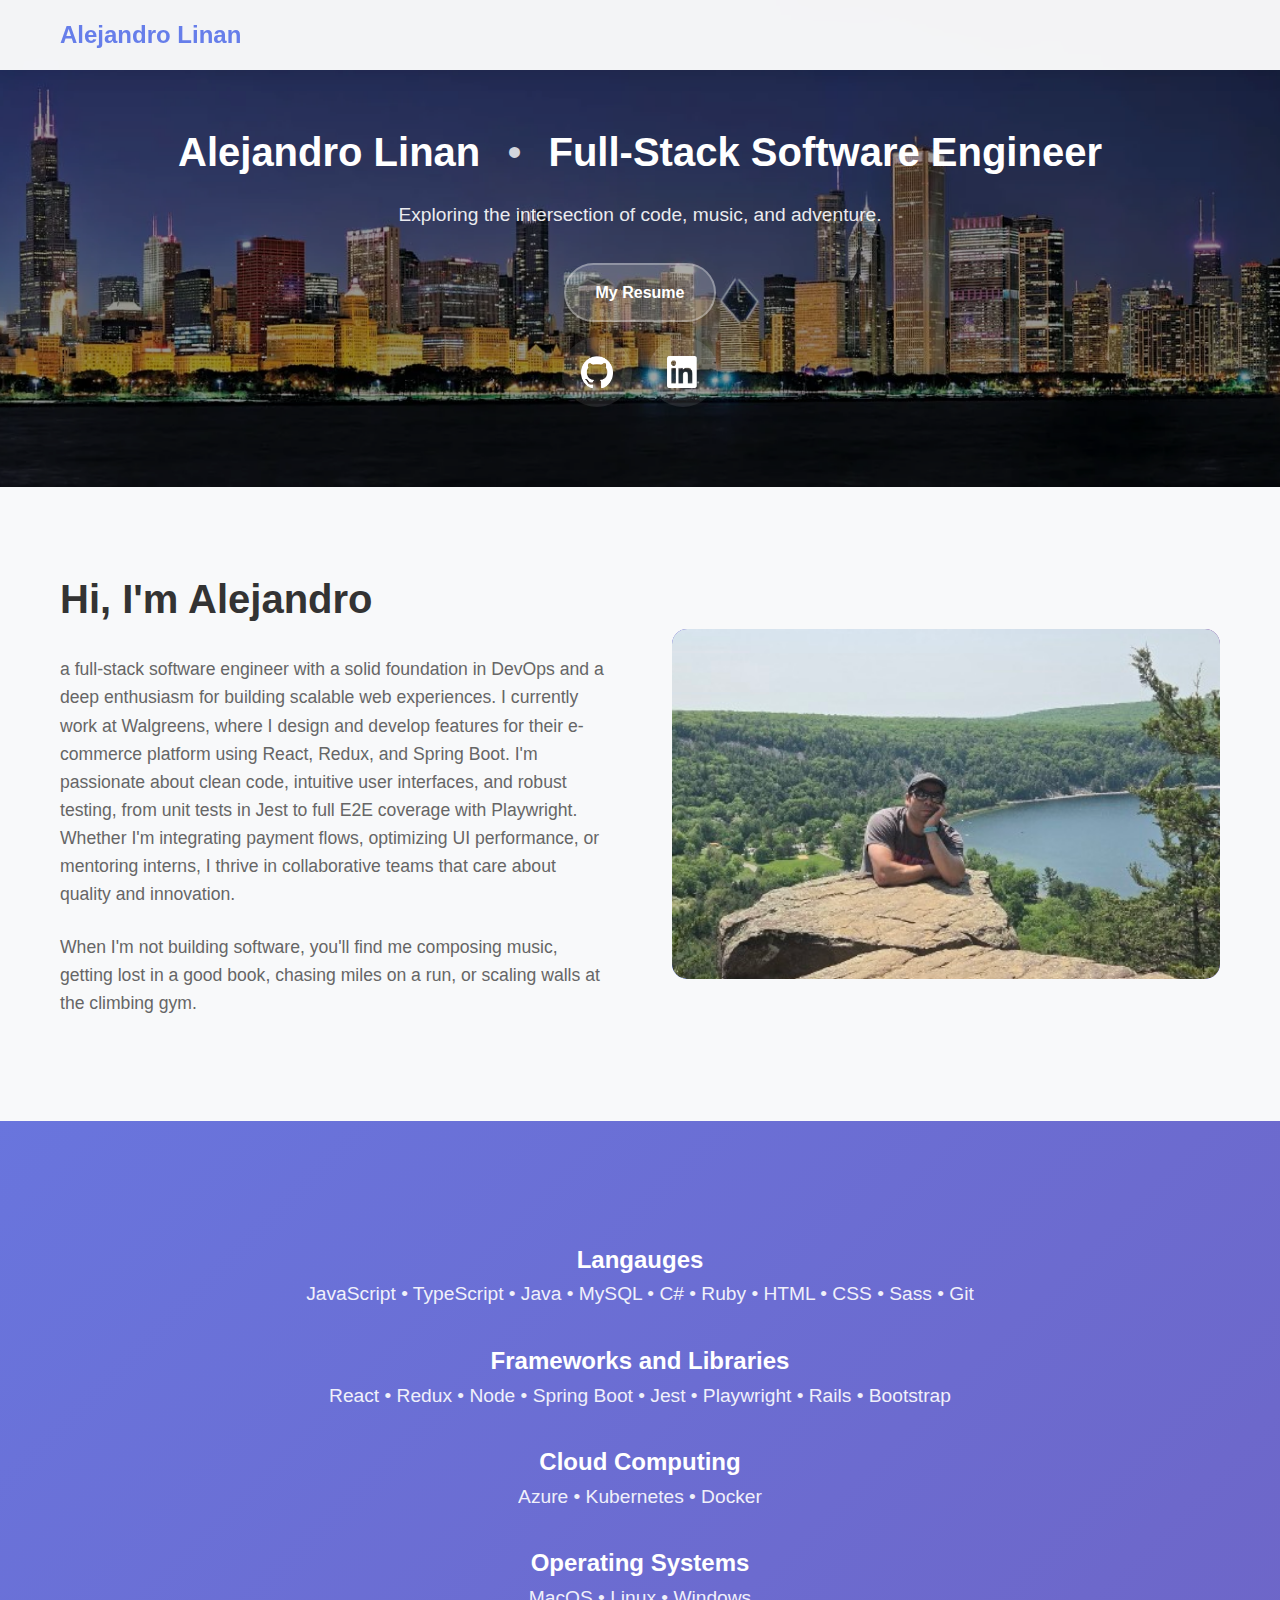
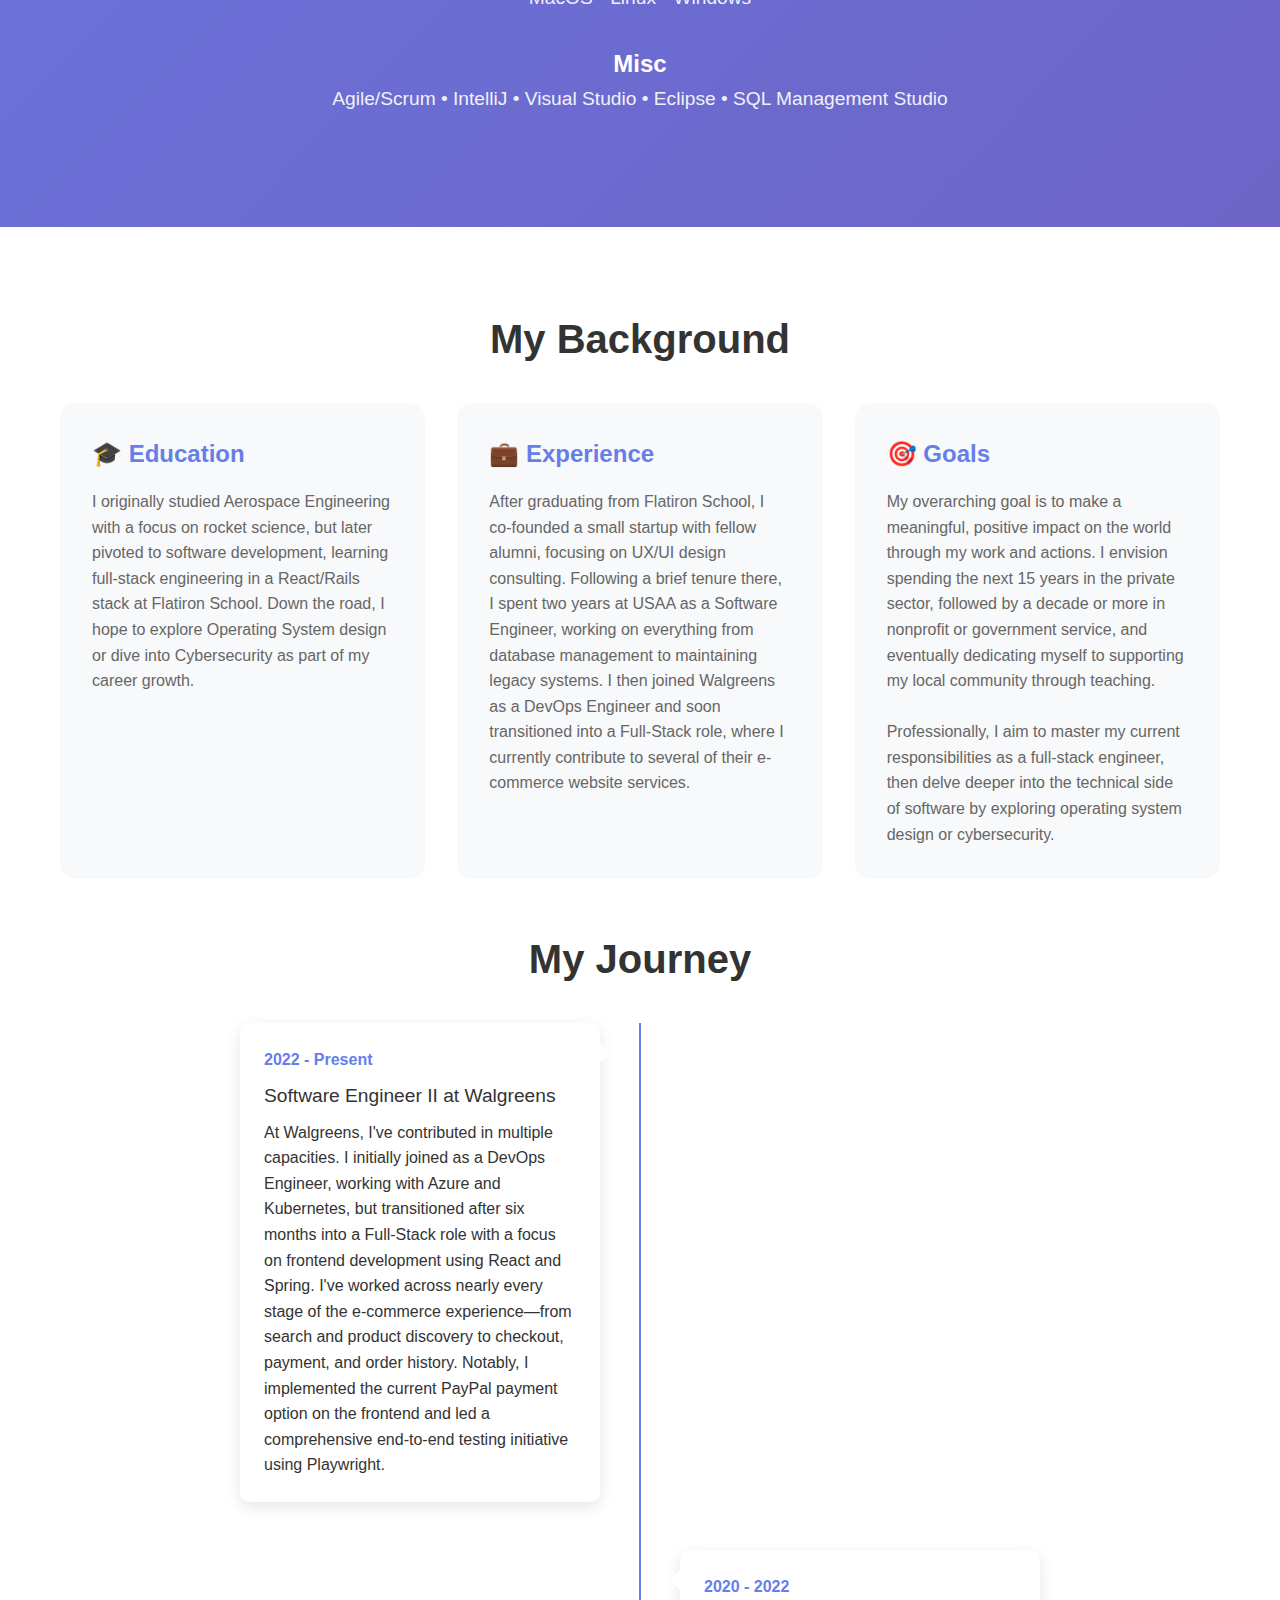
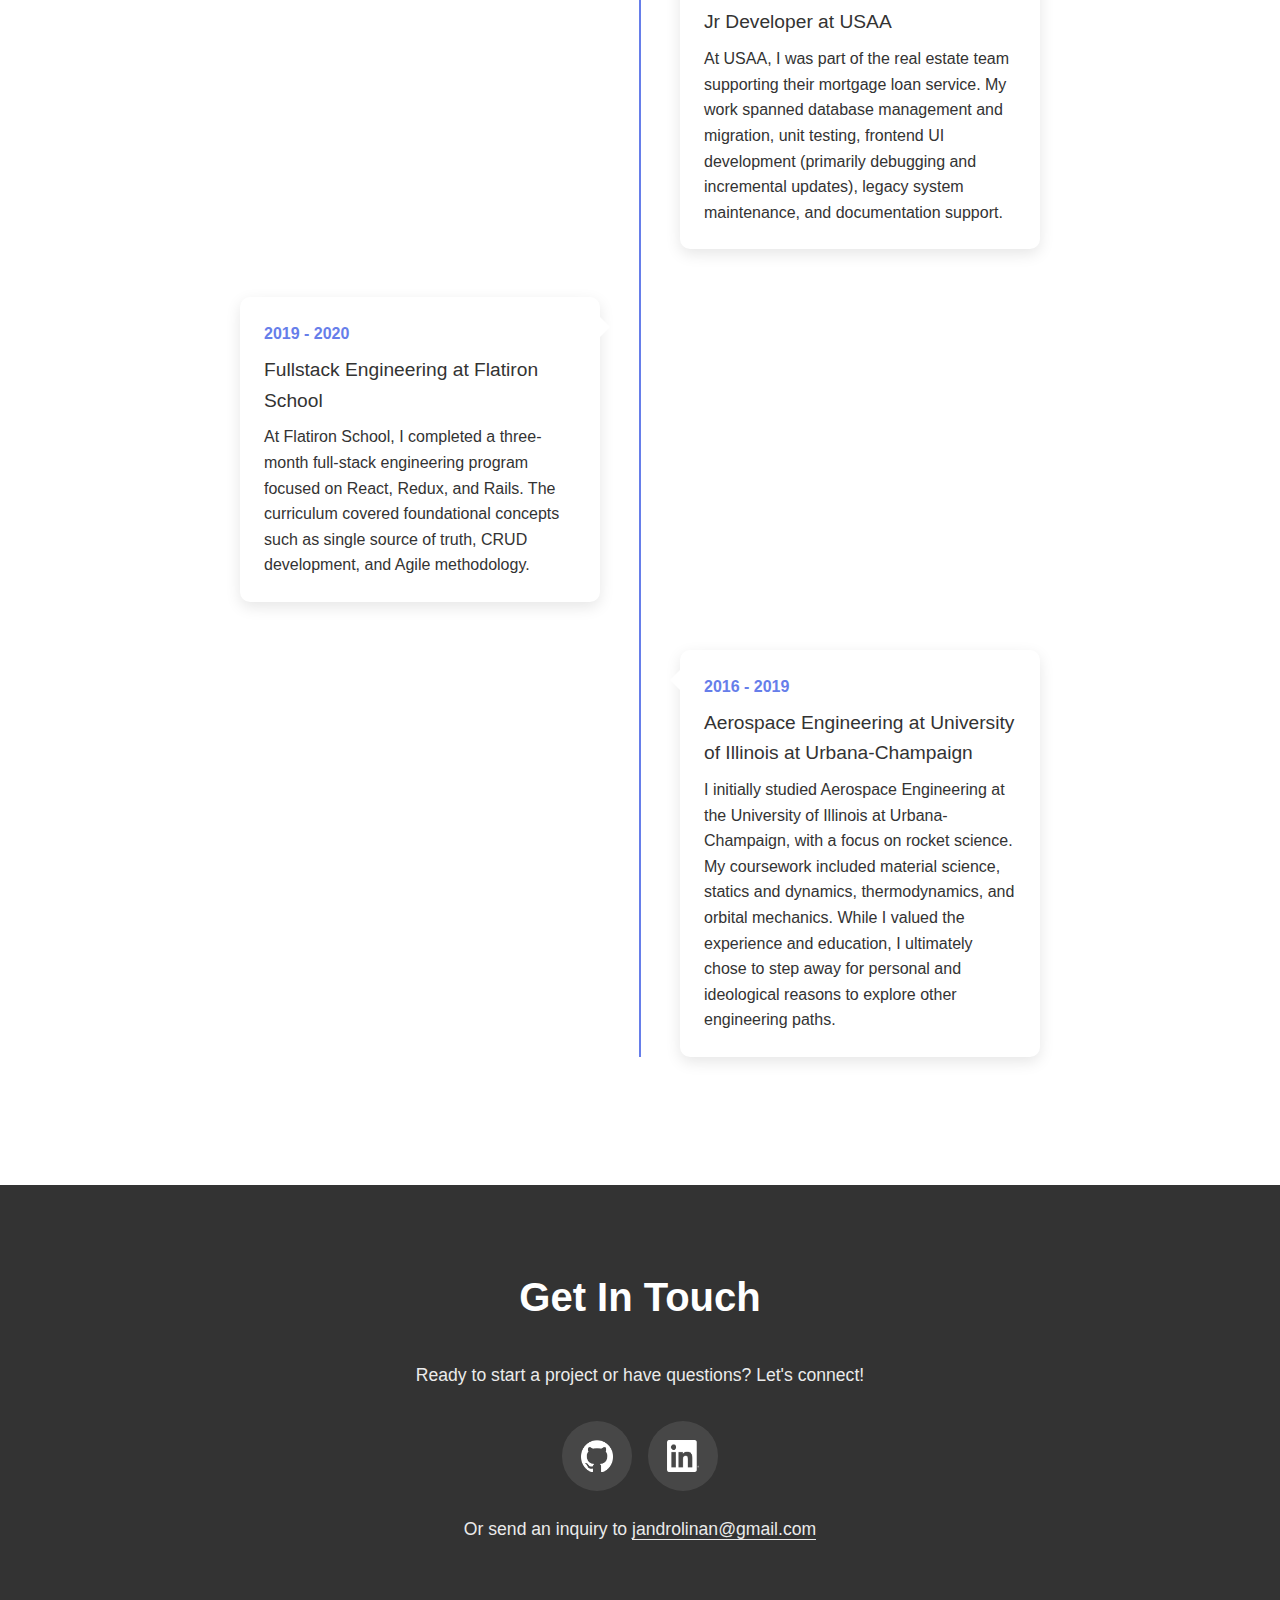
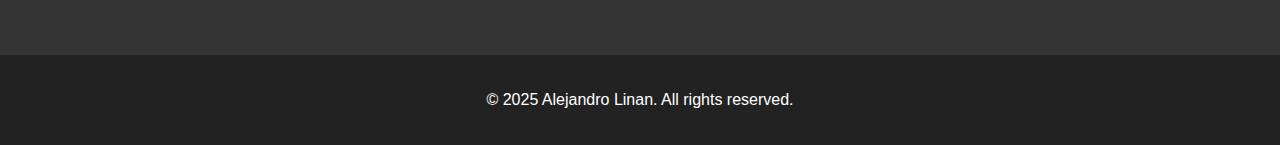
<file: index.html>
<!DOCTYPE html>
<html lang="en">
<head>
    <meta charset="UTF-8">
    <meta name="viewport" content="width=device-width, initial-scale=1.0">
    <title>My Website</title>
    <link rel="icon" href="./documents/dotted-eigth-rest.png" type="image/png">
    <link rel="stylesheet" href="./helper/global.css">
    <link rel="stylesheet" href="index.css">
</head>
<body>
    <header>
        <nav class="container">
            <div class="logo">Alejandro Linan</div>
            <ul class="nav-links">
                <!-- <li><a href="#home">Home</a></li>
                <li><a href="more-about-me/index.html">More About Me</a></li>
                <li><a href="contact/index.html">Contact</a></li> -->
            </ul>
        </nav>
    </header>

    <section id="home" class="hero">
        <div class="container">
            <h2>Alejandro Linan <span class="dot-separator">•</span> Full-Stack Software Engineer</h2>
            <p>Exploring the intersection of code, music, and adventure.</p>
            <a href="documents/Alejandro Linan - Software Engineer.pdf" target="_blank" download class="cta-button">My Resume</a>
            <div class="social-links">
                <a href="https://github.com/alinan-vn" title="GitHub" target="_blank">
                    <img src="documents/github-mark-white.png" alt="GitHub" style="width:32px;height:32px;vertical-align:middle;" />
                </a>
                <a href="https://www.linkedin.com/in/alejandro-linan/" title="LinkedIn" target="_blank">
                    <img src="documents/InBug-White.png" alt="LinkedIn" style="width:32px;height:32px;vertical-align:middle;" />
                </a>
            </div>
        </div>
    </section>

    <section id="about" class="about">
        <div class="container">
            <div class="about-content">
                <div class="about-text">
                    <h2>Hi, I'm Alejandro</h2>
                    <p>a full-stack software engineer with a solid foundation in DevOps and a deep enthusiasm for building scalable web experiences. I currently work at Walgreens, where I design and develop features for their e-commerce platform using React, Redux, and Spring Boot. I'm passionate about clean code, intuitive user interfaces, and robust testing, from unit tests in Jest to full E2E coverage with Playwright. Whether I'm integrating payment flows, optimizing UI performance, or mentoring interns, I thrive in collaborative teams that care about quality and innovation.</p>
                    <p>When I'm not building software, you'll find me composing music, getting lost in a good book, chasing miles on a run, or scaling walls at the climbing gym.</p>
                </div>
                <div class="about-image">
                     <img src="pictures/devils-lake-cliff-selfie.jpeg" alt="cliff selfie">
                </div>
            </div>
        </div>
    </section>

    <section class="about-hero">
        <div class="container">
            <h2>Langauges</h2>
            <p>JavaScript • TypeScript • Java • MySQL • C# • Ruby • HTML • CSS • Sass • Git</p>
            <h2>Frameworks and Libraries</h2>
            <p>React • Redux • Node • Spring Boot • Jest • Playwright • Rails • Bootstrap</p>
            <h2>Cloud Computing</h2>
            <p>Azure • Kubernetes • Docker</p>
            <h2>Operating Systems</h2>
            <p>MacOS • Linux • Windows</p>
            <h2>Misc</h2>
            <p>Agile/Scrum • IntelliJ • Visual Studio • Eclipse • SQL Management Studio</p>
        </div> 
    </section>

    <section class="content-section">
        <div class="container">
            <h2>My Background</h2>
            <div class="content-grid">
                <div class="content-card">
                    <h3>🎓 Education</h3>
                    <p>I originally studied Aerospace Engineering with a focus on rocket science, but later pivoted to software development, learning full-stack engineering in a React/Rails stack at Flatiron School. Down the road, I hope to explore Operating System design or dive into Cybersecurity as part of my career growth.</p>
                </div>
                <div class="content-card">
                    <h3>💼 Experience</h3>
                    <p>After graduating from Flatiron School, I co-founded a small startup with fellow alumni, focusing on UX/UI design consulting. Following a brief tenure there, I spent two years at USAA as a Software Engineer, working on everything from database management to maintaining legacy systems. I then joined Walgreens as a DevOps Engineer and soon transitioned into a Full-Stack role, where I currently contribute to several of their e-commerce website services.</p>
                </div>
                <div class="content-card">
                    <h3>🎯 Goals</h3>
                    <p>My overarching goal is to make a meaningful, positive impact on the world through my work and actions. I envision spending the next 15 years in the private sector, followed by a decade or more in nonprofit or government service, and eventually dedicating myself to supporting my local community through teaching.</p><br />
                    <p>Professionally, I aim to master my current responsibilities as a full-stack engineer, then delve deeper into the technical side of software by exploring operating system design or cybersecurity.</p>
                </div>
            </div>

            <h2>My Journey</h2>
            <div class="timeline">
                <div class="timeline-item">
                    <div class="timeline-content">
                        <div class="timeline-date">2022 - Present</div>
                        <div class="timeline-title">Software Engineer II at Walgreens</div>
                        <p>At Walgreens, I've contributed in multiple capacities. I initially joined as a DevOps Engineer, working with Azure and Kubernetes, but transitioned after six months into a Full-Stack role with a focus on frontend development using React and Spring. I've worked across nearly every stage of the e-commerce experience—from search and product discovery to checkout, payment, and order history. Notably, I implemented the current PayPal payment option on the frontend and led a comprehensive end-to-end testing initiative using Playwright.</p>
                    </div>
                </div>
                <div class="timeline-item">
                    <div class="timeline-content">
                        <div class="timeline-date">2020 - 2022</div>
                        <div class="timeline-title">Jr Developer at USAA</div>
                        <p>At USAA, I was part of the real estate team supporting their mortgage loan service. My work spanned database management and migration, unit testing, frontend UI development (primarily debugging and incremental updates), legacy system maintenance, and documentation support.</p>
                    </div>
                </div>
                <div class="timeline-item">
                    <div class="timeline-content">
                        <div class="timeline-date">2019 - 2020</div>
                        <div class="timeline-title">Fullstack Engineering at Flatiron School</div>
                        <p>At Flatiron School, I completed a three-month full-stack engineering program focused on React, Redux, and Rails. The curriculum covered foundational concepts such as single source of truth, CRUD development, and Agile methodology.</p>
                    </div>
                </div>
                <div class="timeline-item">
                    <div class="timeline-content">
                        <div class="timeline-date">2016 - 2019</div>
                        <div class="timeline-title">Aerospace Engineering at University of Illinois at Urbana-Champaign</div>
                        <p>I initially studied Aerospace Engineering at the University of Illinois at Urbana-Champaign, with a focus on rocket science. My coursework included material science, statics and dynamics, thermodynamics, and orbital mechanics. While I valued the experience and education, I ultimately chose to step away for personal and ideological reasons to explore other engineering paths.</p>
                    </div>
                </div>
            </div>
        </div>
    </section>

    <section id="contact" class="contact">
        <div class="container">
            <h2>Get In Touch</h2>
            <p>Ready to start a project or have questions? Let's connect!</p>
            <div class="social-links">
                <a href="https://github.com/alinan-vn" title="GitHub" target="_blank">
                    <img src="documents/github-mark-white.png" alt="GitHub" style="width:32px;height:32px;vertical-align:middle;" />
                </a>
                <a href="https://www.linkedin.com/in/alejandro-linan/" title="LinkedIn" target="_blank">
                    <img src="documents/InBug-White.png" alt="LinkedIn" style="width:32px;height:32px;vertical-align:middle;" />
                </a>
            </div>
            <div class="email">
                <p>Or send an inquiry to <a href="mailto:jandrolinan@gmail.com">jandrolinan@gmail.com</a></p>
            </div>
        </div>
    </section>

    <footer>
        <div class="container">
            <p>&copy; 2025 Alejandro Linan. All rights reserved.</p>
        </div>
    </footer>

    <script>
        // Smooth scrolling for navigation links
        document.querySelectorAll('a[href^="#"]').forEach(anchor => {
            anchor.addEventListener('click', function (e) {
                e.preventDefault();
                const target = document.querySelector(this.getAttribute('href'));
                if (target) {
                    target.scrollIntoView({
                        behavior: 'smooth',
                        block: 'start'
                    });
                }
            });
        });

        // Add scroll effect to header
        window.addEventListener('scroll', function() {
            const header = document.querySelector('header');
            if (window.scrollY > 100) {
                header.style.background = 'rgba(255, 255, 255, 0.98)';
            } else {
                header.style.background = 'rgba(255, 255, 255, 0.95)';
            }
        });


    </script>
</body>
</html>
</file>
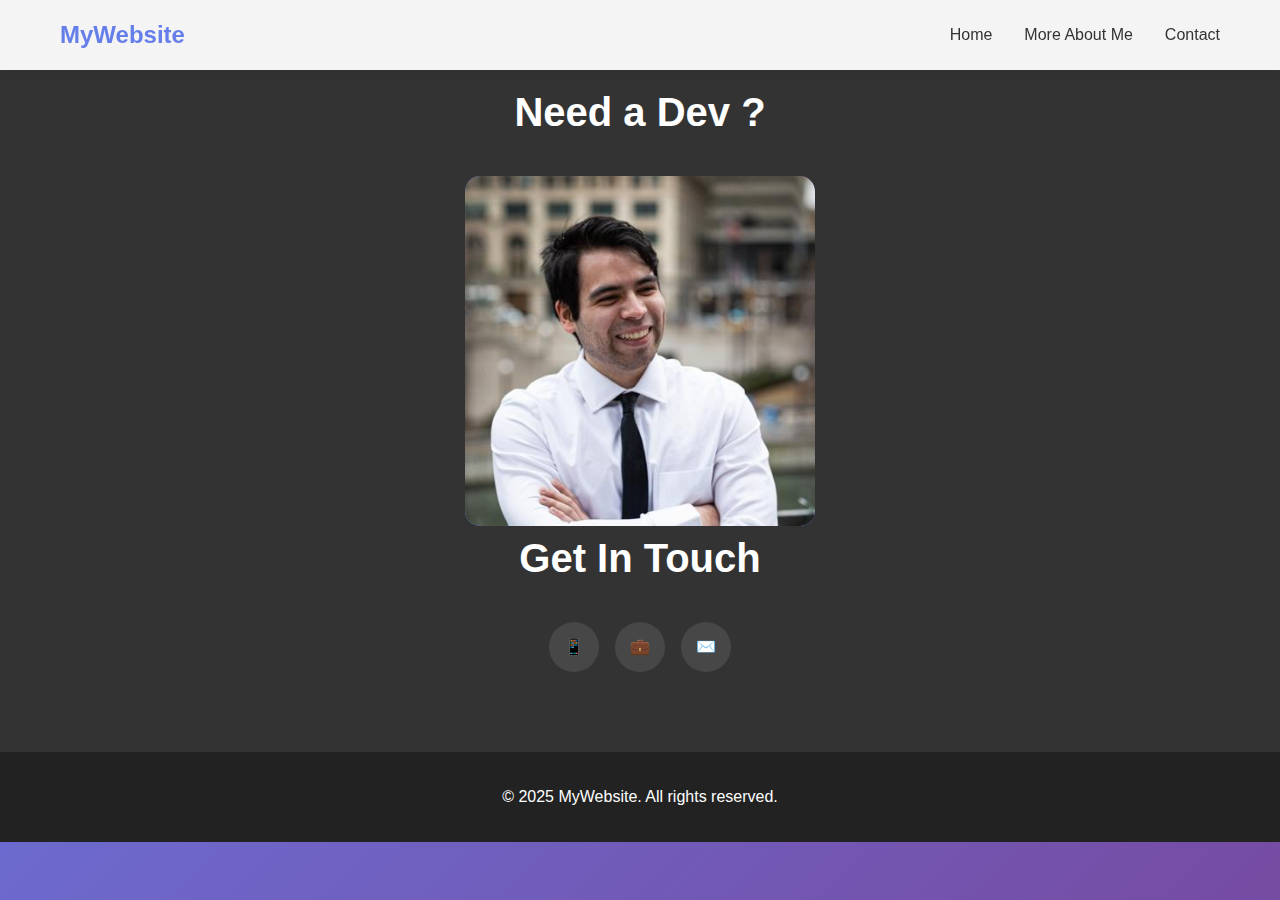
<file: contact/index.html>
<!DOCTYPE html>
<html lang="en">
<head>
    <meta charset="UTF-8">
    <meta name="viewport" content="width=device-width, initial-scale=1.0">
    <title>More About Me - My Website</title>
    <link rel="stylesheet" href="../helper/global.css">
    <link rel="stylesheet" href="./index.css">
</head>
<body>
    <header>
        <nav class="container">
            <div class="logo">MyWebsite</div>
            <ul class="nav-links">
                <li><a href="../index.html">Home</a></li>
                <li><a href="../more-about-me/index.html">More About Me</a></li>
                <li><a href="#contact">Contact</a></li>
            </ul>
        </nav>
    </header>

    <section id="contact" class="contact">
        <div class="container">
            <h2>Need a Dev ?</h2>
            <div class="about-image">
                <img src="../pictures/selfie-2020.jpg" alt="Smiling by the Chicago River">
           </div>
            <h2>Get In Touch</h2>
            <div class="social-links">
                <a href="#" title="GitHub">📱</a>
                <a href="#" title="LinkedIn">💼</a>
                <a href="#" title="Email">✉️</a>
            </div>
        </div>
    </section>

    <footer>
        <div class="container">
            <p>&copy; 2025 MyWebsite. All rights reserved.</p>
        </div>
    </footer>

    <script>
        // Add scroll effect to header
        window.addEventListener('scroll', function() {
            const header = document.querySelector('header');
            if (window.scrollY > 100) {
                header.style.background = 'rgba(255, 255, 255, 0.98)';
            } else {
                header.style.background = 'rgba(255, 255, 255, 0.95)';
            }
        });
    </script>
</body>
</html>
</file>
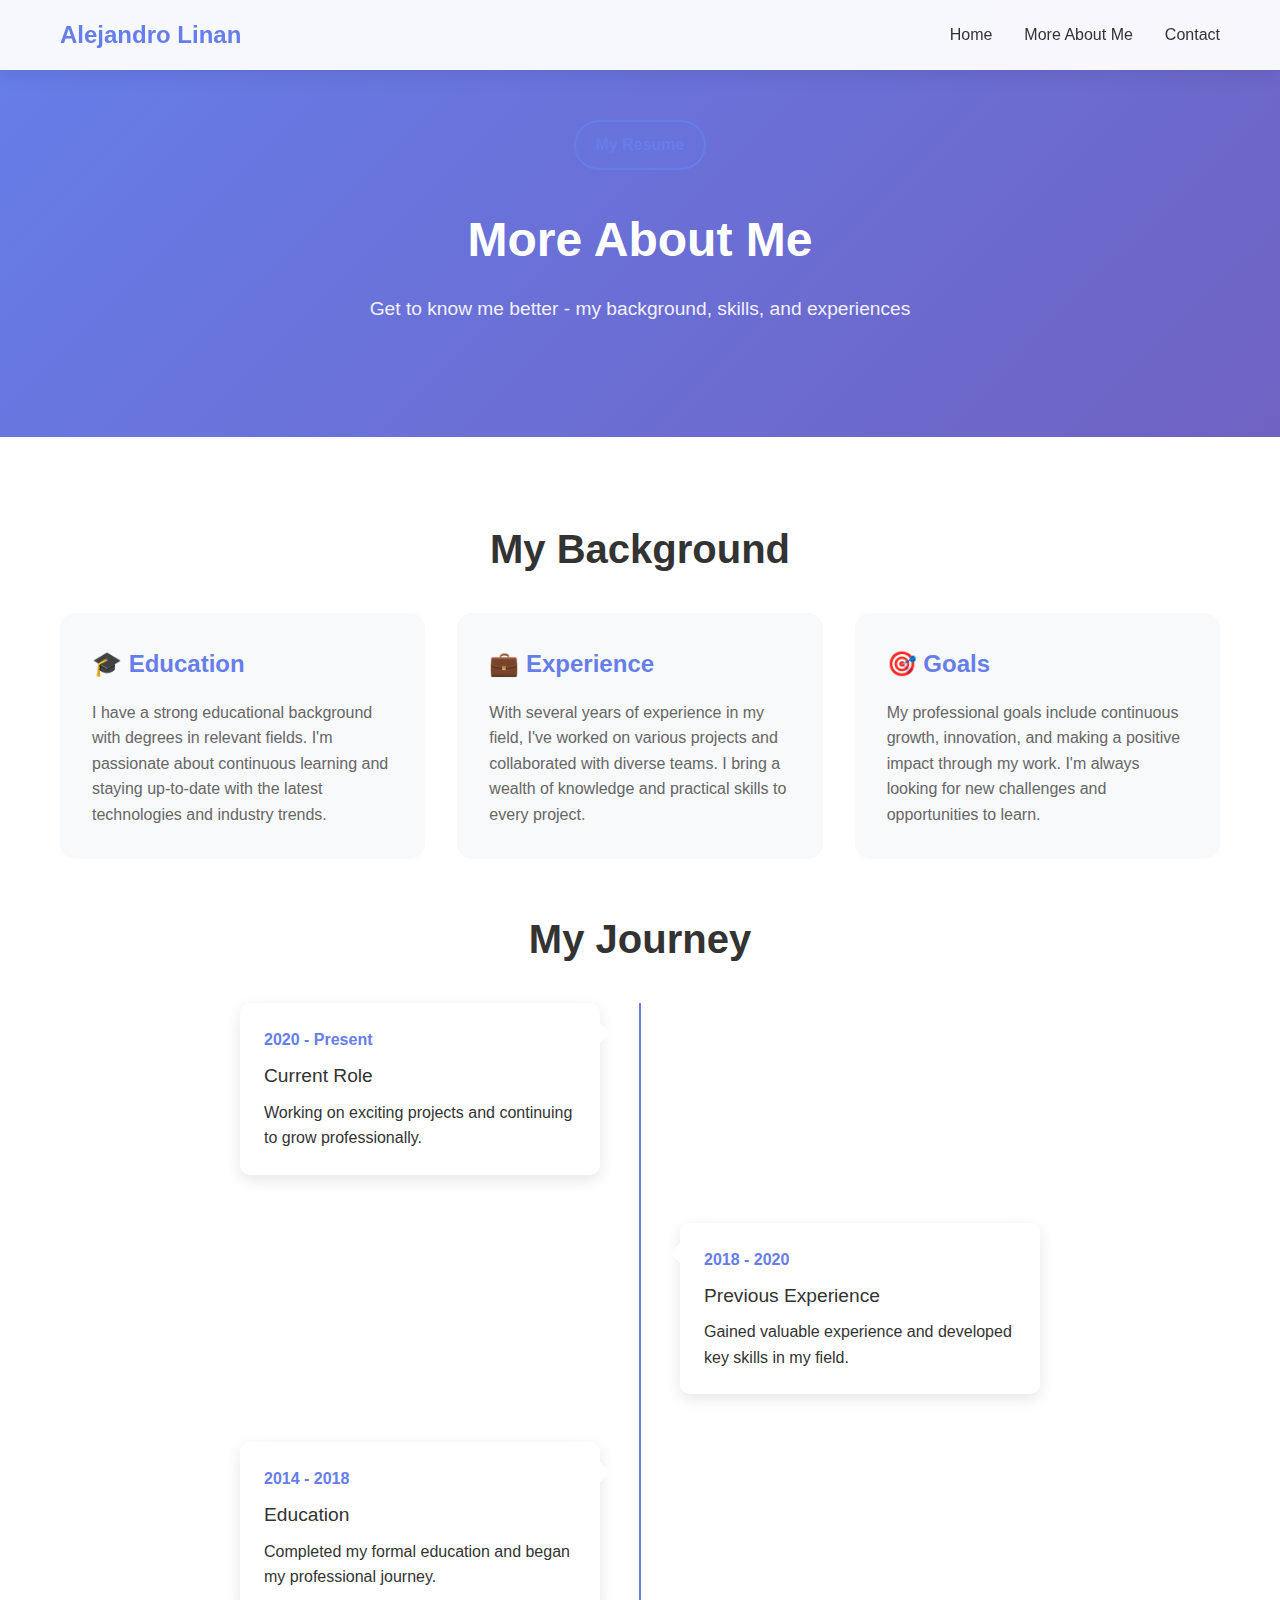
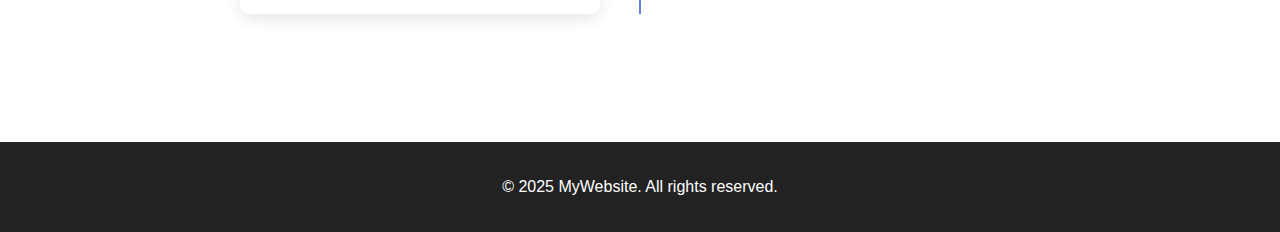
<file: more-about-me/index.html>
<!DOCTYPE html>
<html lang="en">
<head>
    <meta charset="UTF-8">
    <meta name="viewport" content="width=device-width, initial-scale=1.0">
    <title>More About Me</title>
    <link rel="stylesheet" href="../helper/global.css">
    <link rel="stylesheet" href="./index.css">
</head>
<body>
    <header>
        <nav class="container">
            <div class="logo">Alejandro Linan</div>
            <ul class="nav-links">
                <li><a href="../index.html">Home</a></li>
                <li><a href="#more-about-me">More About Me</a></li>
                <li><a href="../contact/index.html">Contact</a></li>
            </ul>
        </nav>
    </header>

    <section class="about-hero">
        <div class="container">
            <a href="../index.html" class="back-button">My Resume</a>
            <h1>More About Me</h1>
            <p>Get to know me better - my background, skills, and experiences</p>
        </div>
    </section>

    <section class="content-section">
        <div class="container">
            <h2>My Background</h2>
            <div class="content-grid">
                <div class="content-card">
                    <h3>🎓 Education</h3>
                    <p>I have a strong educational background with degrees in relevant fields. I'm passionate about continuous learning and staying up-to-date with the latest technologies and industry trends.</p>
                </div>
                <div class="content-card">
                    <h3>💼 Experience</h3>
                    <p>With several years of experience in my field, I've worked on various projects and collaborated with diverse teams. I bring a wealth of knowledge and practical skills to every project.</p>
                </div>
                <div class="content-card">
                    <h3>🎯 Goals</h3>
                    <p>My professional goals include continuous growth, innovation, and making a positive impact through my work. I'm always looking for new challenges and opportunities to learn.</p>
                </div>
            </div>

            <h2>My Journey</h2>
            <div class="timeline">
                <div class="timeline-item">
                    <div class="timeline-content">
                        <div class="timeline-date">2020 - Present</div>
                        <div class="timeline-title">Current Role</div>
                        <p>Working on exciting projects and continuing to grow professionally.</p>
                    </div>
                </div>
                <div class="timeline-item">
                    <div class="timeline-content">
                        <div class="timeline-date">2018 - 2020</div>
                        <div class="timeline-title">Previous Experience</div>
                        <p>Gained valuable experience and developed key skills in my field.</p>
                    </div>
                </div>
                <div class="timeline-item">
                    <div class="timeline-content">
                        <div class="timeline-date">2014 - 2018</div>
                        <div class="timeline-title">Education</div>
                        <p>Completed my formal education and began my professional journey.</p>
                    </div>
                </div>
            </div>
        </div>
    </section>

    <footer>
        <div class="container">
            <p>&copy; 2025 MyWebsite. All rights reserved.</p>
        </div>
    </footer>

    <script>
        // Add scroll effect to header
        window.addEventListener('scroll', function() {
            const header = document.querySelector('header');
            if (window.scrollY > 100) {
                header.style.background = 'rgba(255, 255, 255, 0.98)';
            } else {
                header.style.background = 'rgba(255, 255, 255, 0.95)';
            }
        });
    </script>
</body>
</html>
</file>
<file: helper/global.css>
* {
    margin: 0;
    padding: 0;
    box-sizing: border-box;
}

body {
    font-family: 'Segoe UI', Tahoma, Geneva, Verdana, sans-serif;
    line-height: 1.6;
    color: #333;
    background: linear-gradient(135deg, #667eea 0%, #764ba2 100%);
    min-height: 100vh;
}

.container {
    max-width: 1200px;
    margin: 0 auto;
    padding: 0 20px;
}

header {
    background: rgba(255, 255, 255, 0.95);  
    backdrop-filter: blur(10px);
    padding: 1rem 0;
    position: fixed;
    width: 100%;
    top: 0;
    z-index: 1000;
    box-shadow: 0 2px 20px rgba(0, 0, 0, 0.1);
}

nav {
    display: flex;
    justify-content: space-between;
    align-items: center;
}

footer {
    background: #222;
    color: white;
    text-align: center;
    padding: 2rem 0;
}

.logo {
    font-size: 1.5rem;
    font-weight: bold;
    color: #667eea;
}

.nav-links {
    display: flex;
    list-style: none;
    gap: 2rem;
}

.nav-links a {
    text-decoration: none;
    color: #333;
    font-weight: 500;
    transition: color 0.3s ease;
}

.nav-links a:hover {
    color: #667eea;
}

@media (max-width: 768px) {
    .nav-links {
        display: none;
    }
}
</file>
<file: index.css>
.hero {
    padding: 120px 0 80px;
    text-align: center;
    color: white;
    background-image: url('pictures/chicago-skyline.webp');
    background-size: cover;
    background-position: center;
    background-repeat: no-repeat;
    position: relative;
}

.hero::before {
    content: '';
    position: absolute;
    top: 0;
    left: 0;
    right: 0;
    bottom: 0;
    background: rgba(0, 0, 0, 0.4);
    z-index: 1;
}

.hero .container {
    position: relative;
    z-index: 2;
}

.hero h1 {
    font-size: 3.5rem;
    margin-bottom: 1rem;
    animation: fadeInUp 1s ease;
}

.hero h2 {
    font-size: 2.5rem;
    margin-bottom: 1rem;
    animation: fadeInUp 1s ease;
}

.dot-separator {
    margin: 0 1rem;
    opacity: 0.8;
    font-weight: 300;
}

.hero p {
    font-size: 1.2rem;
    margin-bottom: 2rem;
    opacity: 0.9;
    animation: fadeInUp 1s ease 0.2s both;
}

.cta-button {
    display: inline-block;
    padding: 15px 30px;
    margin-bottom: 15px;
    background: rgba(255, 255, 255, 0.2);
    color: white;
    text-decoration: none;
    border-radius: 50px;
    font-weight: 600;
    transition: all 0.3s ease;
    border: 2px solid rgba(255, 255, 255, 0.3);
    animation: fadeInUp 1s ease 0.4s both;
}

.cta-button:hover {
    background: rgba(255, 255, 255, 0.3);
    transform: translateY(-2px);
    box-shadow: 0 10px 30px rgba(0, 0, 0, 0.2);
}

.features {
    padding: 80px 0;
    background: white;
}

.features h2 {
    text-align: center;
    font-size: 2.5rem;
    margin-bottom: 3rem;
    color: #333;
}

.features-grid {
    display: grid;
    grid-template-columns: repeat(auto-fit, minmax(300px, 1fr));
    gap: 2rem;
}

.feature-card {
    background: #f8f9fa;
    padding: 2rem;
    border-radius: 15px;
    text-align: center;
    transition: transform 0.3s ease, box-shadow 0.3s ease;
}

.feature-card:hover {
    transform: translateY(-5px);
    box-shadow: 0 20px 40px rgba(0, 0, 0, 0.1);
}

.feature-icon {
    font-size: 3rem;
    margin-bottom: 1rem;
    color: #667eea;
}

.feature-card h3 {
    font-size: 1.5rem;
    margin-bottom: 1rem;
    color: #333;
}

.feature-card p {
    color: #666;
    line-height: 1.6;
}

.about {
    padding: 80px 0;
    background: #f8f9fa;
}

.about-content {
    display: grid;
    grid-template-columns: 1fr 1fr;
    gap: 4rem;
    align-items: center;
}

.about-text h2 {
    font-size: 2.5rem;
    margin-bottom: 1.5rem;
    color: #333;
}

.about-text p {
    font-size: 1.1rem;
    color: #666;
    margin-bottom: 1.5rem;
}

.about-image {
    background: linear-gradient(45deg, #667eea, #764ba2);
    height: 350px;
    border-radius: 15px;
    display: flex;
    align-items: center;
    justify-content: center;
    color: white;
    font-size: 2rem;
    font-weight: bold;
    overflow: hidden;
}

.about-image img {
    width: 100%;
    height: 100%;
    object-fit: cover;
    border-radius: 15px;
}

.contact {
    padding: 80px 0;
    background: #333;
    color: white;
    text-align: center;
}

.contact h2 {
    font-size: 2.5rem;
    margin-bottom: 2rem;
}

.contact p {
    font-size: 1.1rem;
    margin-bottom: 2rem;
    opacity: 0.9;
}

.social-links {
    display: flex;
    justify-content: center;
    gap: 1rem;
}

.email {
    padding-top: 1.5rem;
}

.email a {
    color: white;
    text-decoration: none;
    /* font-size: 1.2rem; */
    border-bottom: 1px solid white;
}

.social-links a {
    display: inline-block;
    width: 70px;
    height: 70px;
    background: rgba(255, 255, 255, 0.1);
    border-radius: 50%;
    display: flex;
    align-items: center;
    justify-content: center;
    color: white;
    text-decoration: none;
    transition: all 0.3s ease;
}

.social-links a:hover {
    background: rgba(255, 255, 255, 0.2);
    transform: translateY(-2px);
}

.back-button {
    display: inline-block;
    padding: 10px 20px;
    background: rgba(102, 126, 234, 0.2);
    color: #667eea;
    text-decoration: none;
    border-radius: 25px;
    font-weight: 600;
    transition: all 0.3s ease;
    border: 2px solid #667eea;
    margin-bottom: 2rem;
}

.back-button:hover {
    background: #667eea;
    color: white;
    transform: translateY(-2px);
}

.about-hero {
    padding: 120px 0 80px;
    text-align: center;
    color: white;
}

.about-hero h1 {
    font-size: 3rem;
    margin-bottom: 1rem;
    animation: fadeInUp 1s ease;
}

.about-hero p {
    font-size: 1.2rem;
    margin-bottom: 2rem;
    opacity: 0.9;
    animation: fadeInUp 1s ease 0.2s both;
}



.content-section {
    padding: 80px 0;
    background: white;
}

.content-section h2 {
    font-size: 2.5rem;
    margin-bottom: 2rem;
    color: #333;
    text-align: center;
}

.content-grid {
    display: grid;
    grid-template-columns: repeat(auto-fit, minmax(300px, 1fr));
    gap: 2rem;
    margin-bottom: 3rem;
}

.content-card {
    background: #f8f9fa;
    padding: 2rem;
    border-radius: 15px;
    transition: transform 0.3s ease, box-shadow 0.3s ease;
}

.content-card:hover {
    transform: translateY(-5px);
    box-shadow: 0 20px 40px rgba(0, 0, 0, 0.1);
}

.content-card h3 {
    font-size: 1.5rem;
    margin-bottom: 1rem;
    color: #667eea;
}

.content-card p {
    color: #666;
    line-height: 1.6;
}

.timeline {
    position: relative;
    max-width: 800px;
    margin: 0 auto;
}

.timeline::before {
    content: '';
    position: absolute;
    left: 50%;
    top: 0;
    bottom: 0;
    width: 2px;
    background: #667eea;
    transform: translateX(-50%);
}

.timeline-item {
    position: relative;
    margin-bottom: 3rem;
    width: 45%;
}

.timeline-item:nth-child(odd) {
    left: 0;
}

.timeline-item:nth-child(even) {
    left: 55%;
}

.timeline-content {
    background: white;
    padding: 1.5rem;
    border-radius: 10px;
    box-shadow: 0 5px 15px rgba(0, 0, 0, 0.1);
    position: relative;
}

.timeline-content::before {
    content: '';
    position: absolute;
    top: 20px;
    width: 0;
    height: 0;
    border: 10px solid transparent;
}

.timeline-item:nth-child(odd) .timeline-content::before {
    right: -20px;
    border-left-color: white;
}

.timeline-item:nth-child(even) .timeline-content::before {
    left: -20px;
    border-right-color: white;
}

.timeline-date {
    font-weight: bold;
    color: #667eea;
    margin-bottom: 0.5rem;
}

.timeline-title {
    font-size: 1.2rem;
    margin-bottom: 0.5rem;
    color: #333;
}

/* Mobile responsive styles for timeline */
@media (max-width: 768px) {
    .timeline::before {
        left: 20px;
    }

    .timeline-item {
        width: 100%;
        left: 0 !important;
        padding-left: 50px;
    }

    .timeline-content::before {
        left: -20px !important;
        border-right-color: white !important;
        border-left-color: transparent !important;
    }
}

@keyframes fadeInUp {
    from {
        opacity: 0;
        transform: translateY(30px);
    }
    to {
        opacity: 1;
        transform: translateY(0);
    }
}

@media (max-width: 768px) {
    .nav-links {
        display: none;
    }

    .hero h1 {
        font-size: 2.5rem;
    }

    .about-content {
        grid-template-columns: 1fr;
        gap: 2rem;
    }

    .features-grid {
        grid-template-columns: 1fr;
    }
}
</file>
<file: contact/index.css>
.about-image {
    background: linear-gradient(45deg, #667eea, #764ba2);
    height: 350px;
    width: 350px;
    border-radius: 15px;
    display: flex;
    align-items: center;
    justify-content: center;
    color: white;
    font-size: 2rem;
    font-weight: bold;
    overflow: hidden;
    margin: 0 auto;
}

.about-image img {
    height: 350px;
    width: auto;
    object-fit: contain;
    border-radius: 15px;
}

.contact {
    padding: 80px 0;
    background: #333;
    color: white;
    text-align: center;
}

.contact h2 {
    font-size: 2.5rem;
    margin-bottom: 2rem;
}

.contact p {
    font-size: 1.1rem;
    margin-bottom: 2rem;
    opacity: 0.9;
}

.social-links {
    display: flex;
    justify-content: center;
    gap: 1rem;
}

.social-links a {
    display: inline-block;
    width: 50px;
    height: 50px;
    background: rgba(255, 255, 255, 0.1);
    border-radius: 50%;
    display: flex;
    align-items: center;
    justify-content: center;
    color: white;
    text-decoration: none;
    transition: all 0.3s ease;
}

.social-links a:hover {
    background: rgba(255, 255, 255, 0.2);
    transform: translateY(-2px);
}
</file>
<file: more-about-me/index.css>
.back-button {
    display: inline-block;
    padding: 10px 20px;
    background: rgba(102, 126, 234, 0.2);
    color: #667eea;
    text-decoration: none;
    border-radius: 25px;
    font-weight: 600;
    transition: all 0.3s ease;
    border: 2px solid #667eea;
    margin-bottom: 2rem;
}

.back-button:hover {
    background: #667eea;
    color: white;
    transform: translateY(-2px);
}

.about-hero {
    padding: 120px 0 80px;
    text-align: center;
    color: white;
}

.about-hero h1 {
    font-size: 3rem;
    margin-bottom: 1rem;
    animation: fadeInUp 1s ease;
}

.about-hero p {
    font-size: 1.2rem;
    margin-bottom: 2rem;
    opacity: 0.9;
    animation: fadeInUp 1s ease 0.2s both;
}

.content-section {
    padding: 80px 0;
    background: white;
}

.content-section h2 {
    font-size: 2.5rem;
    margin-bottom: 2rem;
    color: #333;
    text-align: center;
}

.content-grid {
    display: grid;
    grid-template-columns: repeat(auto-fit, minmax(300px, 1fr));
    gap: 2rem;
    margin-bottom: 3rem;
}

.content-card {
    background: #f8f9fa;
    padding: 2rem;
    border-radius: 15px;
    transition: transform 0.3s ease, box-shadow 0.3s ease;
}

.content-card:hover {
    transform: translateY(-5px);
    box-shadow: 0 20px 40px rgba(0, 0, 0, 0.1);
}

.content-card h3 {
    font-size: 1.5rem;
    margin-bottom: 1rem;
    color: #667eea;
}

.content-card p {
    color: #666;
    line-height: 1.6;
}

.timeline {
    position: relative;
    max-width: 800px;
    margin: 0 auto;
}

.timeline::before {
    content: '';
    position: absolute;
    left: 50%;
    top: 0;
    bottom: 0;
    width: 2px;
    background: #667eea;
    transform: translateX(-50%);
}

.timeline-item {
    position: relative;
    margin-bottom: 3rem;
    width: 45%;
}

.timeline-item:nth-child(odd) {
    left: 0;
}

.timeline-item:nth-child(even) {
    left: 55%;
}

.timeline-content {
    background: white;
    padding: 1.5rem;
    border-radius: 10px;
    box-shadow: 0 5px 15px rgba(0, 0, 0, 0.1);
    position: relative;
}

.timeline-content::before {
    content: '';
    position: absolute;
    top: 20px;
    width: 0;
    height: 0;
    border: 10px solid transparent;
}

.timeline-item:nth-child(odd) .timeline-content::before {
    right: -20px;
    border-left-color: white;
}

.timeline-item:nth-child(even) .timeline-content::before {
    left: -20px;
    border-right-color: white;
}

.timeline-date {
    font-weight: bold;
    color: #667eea;
    margin-bottom: 0.5rem;
}

.timeline-title {
    font-size: 1.2rem;
    margin-bottom: 0.5rem;
    color: #333;
}

/* Mobile responsive styles for timeline */
@media (max-width: 768px) {
    .timeline::before {
        left: 20px;
    }

    .timeline-item {
        width: 100%;
        left: 0 !important;
        padding-left: 50px;
    }

    .timeline-content::before {
        left: -20px !important;
        border-right-color: white !important;
        border-left-color: transparent !important;
    }
}
</file>
